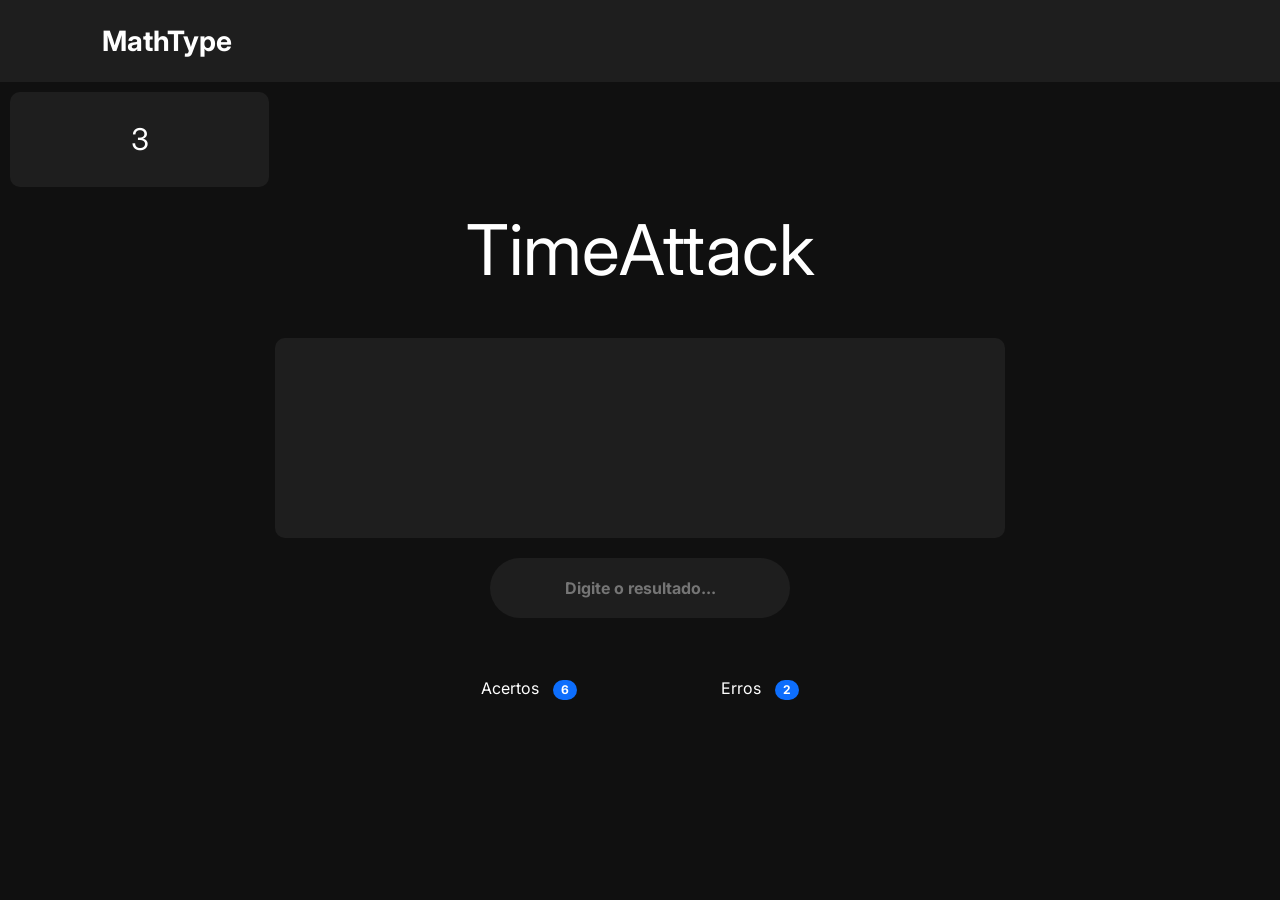
<file: index.html>
<!DOCTYPE html>
<html lang="pt-br">
  <head>
    <meta charset="UTF-8" />
    <meta name="viewport" content="width=device-width, initial-scale=1.0" />
    <title>Document</title>
    <link
      href="https://cdn.jsdelivr.net/npm/bootstrap@5.3.0/dist/css/bootstrap.min.css"
      rel="stylesheet" />
    <link rel="stylesheet" href="style.css" />
  </head>

  <body onload="timerInicial(3)"">
    <!-- aqui é a navbar -->
    <nav
      class="navbar navbar-expand-lg"
      style="background-color: #1e1e1e; width: 100%; padding: 0%">
      <div class="container-fluid" style="background-color: #1e1e1e">
        <p
          class="fw-bold fs-3"
          style="color: white; background-color: #1e1e1e; margin: 20px; margin-left: 90px">
          MathType
        </p>
      </div>
    </nav>

    <!-- aqui vai ser o timer -->
    <div class="timer"><span id="timer-js">3</span></div>
    <div class="cont">
      <p class="text">TimeAttack</p>
      <div class="pergunta">
        <span id="pergunta"></span>
      </div>

      <input
        onkeydown="keyPressCheck()"
        id="resposta"
        autofocus
        autocomplete="off"
        suggestions="off"
        type="number"
        class="text-center fw-bold pedroxd"
        placeholder="Digite o resultado..."
        style="background-color: #1e1e1e; height: 60px; width: 300px" />
      <ul class="list-group check">
        <li class="list-group-item lista" style="width: 200px">
          <label class="form-check-label txt" for="firstCheckbox">Acertos</label>
          <span id="acertos" class="badge bg-primary rounded-pill">6</span>
        </li>
        <br />
        <li class="list-group-item lista">
          <label class="form-check-label txt" for="secondCheckbox">Erros</label>
          <span id="erros" class="badge bg-primary rounded-pill">2</span>
        </li>
      </ul>
    </div>

    <!-- aqui vai ser onde vai ocorrer os calculos -->
    <script src="main.js"></script>
  </body>
</html>
</file>
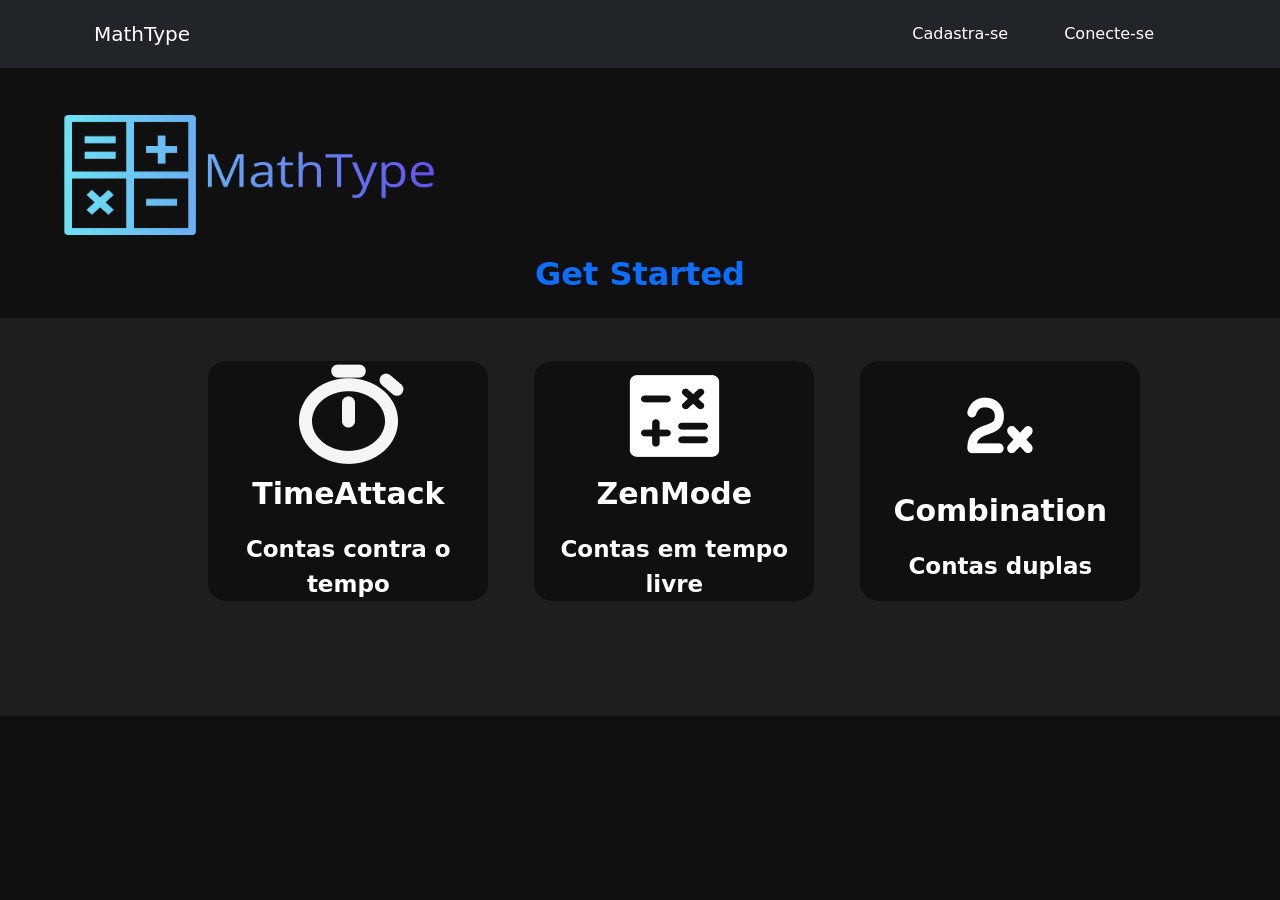
<file: views/home.html>
<!doctype html>
<html lang="en">
  <head>
    <meta charset="utf-8">
    <meta name="viewport" content="width=device-width, initial-scale=1">
    <title>Math Type</title>
    <link href="https://cdn.jsdelivr.net/npm/bootstrap@5.3.2/dist/css/bootstrap.min.css" rel="stylesheet" integrity="sha384-T3c6CoIi6uLrA9TneNEoa7RxnatzjcDSCmG1MXxSR1GAsXEV/Dwwykc2MPK8M2HN" crossorigin="anonymous">
    <link rel="stylesheet" href="../css/home.css">
  </head>
  <body>
    <nav class="navbar bg-dark navbar-expand-lg  fixed-top" data-bs-theme="dark">
      <div class="container">
        <a class="navbar-brand btn btn-outline-secondary" style="border: none;" href="./home.html">MathType</a>
        <button class="navbar-toggler" type="button" data-bs-toggle="offcanvas" data-bs-target="#offcanvasNavbar" aria-controls="offcanvasNavbar" aria-label="Toggle navigation">
          <span class="navbar-toggler-icon"></span>
        </button>
        <div class="offcanvas offcanvas-end" tabindex="-1" id="offcanvasNavbar" aria-labelledby="offcanvasNavbarLabel">
          <div class="offcanvas-header">
            <h5 class="offcanvas-title" id="offcanvasNavbarLabel" >Menu</h5>
            <button type="button" class="btn-close" data-bs-dismiss="offcanvas" aria-label="Close"></button>
          </div>
          <div class="sidebar offcanvas-body text-white border-botton">
            <ul class="navbar-nav  justify-content-end flex-grow-1 pe-3">
              <li class="nav-item mx-2 btn btn-outline-primary" style="border: none;">
                <a class="nav-link active" aria-current="page" href="../modos-de-jogos/Cadastro/cadastro.html">Cadastra-se</a>
              </li>
              <li class="nav-item mx-2 btn btn-outline-primary" style="border: none;">
              <a class="nav-link active" href="../modos-de-jogos/Login/login.html">Conecte-se</a>
            </li>
          </ul>
        </div>
      </div>
    </div>
  </nav>
    
      <div class="row">
          <div class="col" id="img-box">
              <img src="/assets/Frame.png" class="img-logo" alt="">
            </div>
        </div>
        <div class="row row-custom1">
            <div class="col d-flex justify-content-center">
                <a href="../modos-de-jogos/TimerAttack/timerattack.html" type="button" class="btn btn-outline-primary btn-custon" style="border: none;">Get Started</a>
            </div>
        </div>

    <div class="row row-custom2">
        <div class="col Custom-div Rounded col-md-3">
            <a class="type1 btn btn-outline-primary" href="../modos-de-jogos/TimerAttack/timerattack.html" class="custom-link" style="border: none;">
                <img src="/assets/ci_timer.png" class="img-01" alt="">
                <p class="custom-link">TimeAttack</p>
                <p class="text-mod">Contas contra o tempo</p>           
            </a>
        </div>
        <div class="col Custom-div Rounded col-md-3">
            <a class="type1 btn btn-outline-primary" href="../modos-de-jogos/ZenMode/zenmode.html" style="border: none;">
                <img src="/assets/ph_math-operations-fill.png" class="img-01" alt="">
                <p class="custom-link">ZenMode</p>
                <p class="text-mod">Contas em tempo livre</p>
            </a>
        </div>
        <div class="col Custom-div Rounded col-md-3">
            <a class="type1 btn btn-outline-primary" href="../modos-de-jogos/Combination/combination.html" style="border: none;">
                <img src="/assets/fluent_multiplier-2x-32-filled.png" class="img-02" alt="">
                <p class="custom-link">Combination</p>
                <p class="text-mod">Contas duplas</p>
            </a>
        </div>
    </div> 
    <script src="https://cdn.jsdelivr.net/npm/bootstrap@5.3.2/dist/js/bootstrap.bundle.min.js" integrity="sha384-C6RzsynM9kWDrMNeT87bh95OGNyZPhcTNXj1NW7RuBCsyN/o0jlpcV8Qyq46cDfL" crossorigin="anonymous"></script>
  </body>
</html>
</file>
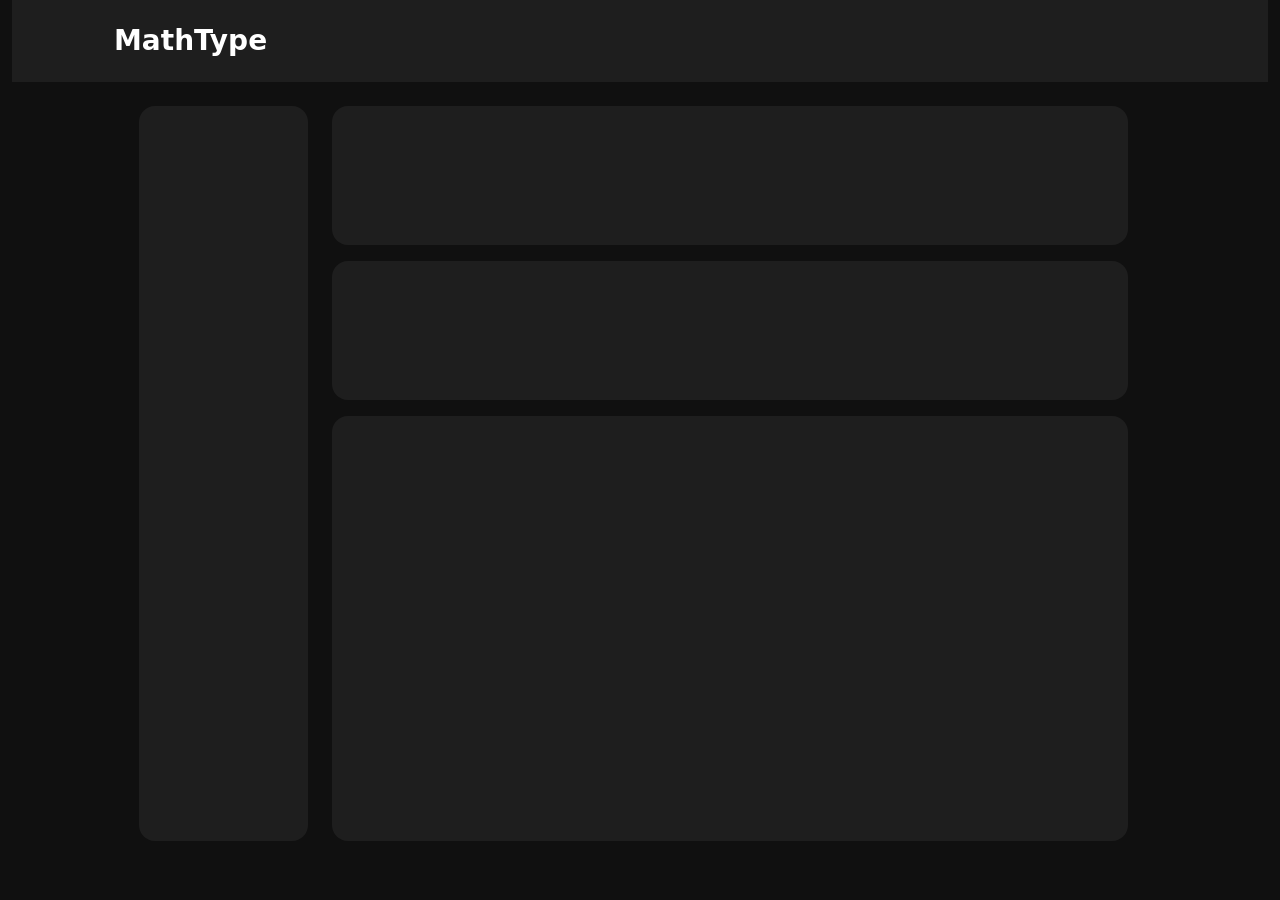
<file: views/score.html>
<!doctype html>
<html lang="en">
  <head>
    <meta charset="utf-8">
    <meta name="viewport" content="width=device-width, initial-scale=1">
    <title>Bootstrap demo</title>
    <link href="https://cdn.jsdelivr.net/npm/bootstrap@5.3.2/dist/css/bootstrap.min.css" rel="stylesheet" integrity="sha384-T3c6CoIi6uLrA9TneNEoa7RxnatzjcDSCmG1MXxSR1GAsXEV/Dwwykc2MPK8M2HN" crossorigin="anonymous">
    <link rel="stylesheet" href="/css/score.css">
  </head>
  <body>
    <div class="container-fluid">
      <nav class="navbar navbar-expand-lg w-100" style = "background-color: #1E1E1E; width: 100%; padding: 0%;">
        <div class = container-fluid style="background-color: #1E1E1E;">
          <p class = "fw-bold fs-3" style ="color: white; background-color: #1E1E1E; margin: 20px; margin-left: 90px;">MathType</p>
        </div>
      </nav>
       <div class="row mt-4">
        <div class="col-3 col-custom1">
          <div class="selec-info rounded-4"></div>
        </div>
        <div class="col-9 col-custom2">
          <div class="info-user rounded-4"></div>
          <div class="info-best-score rounded-4"></div>
          <div class="info-ranking rounded-4"></div>
        </div>
       </div>
    </div>
    <script src="https://cdn.jsdelivr.net/npm/bootstrap@5.3.2/dist/js/bootstrap.bundle.min.js" integrity="sha384-C6RzsynM9kWDrMNeT87bh95OGNyZPhcTNXj1NW7RuBCsyN/o0jlpcV8Qyq46cDfL" crossorigin="anonymous"></script>
  </body>
</html>
</file>
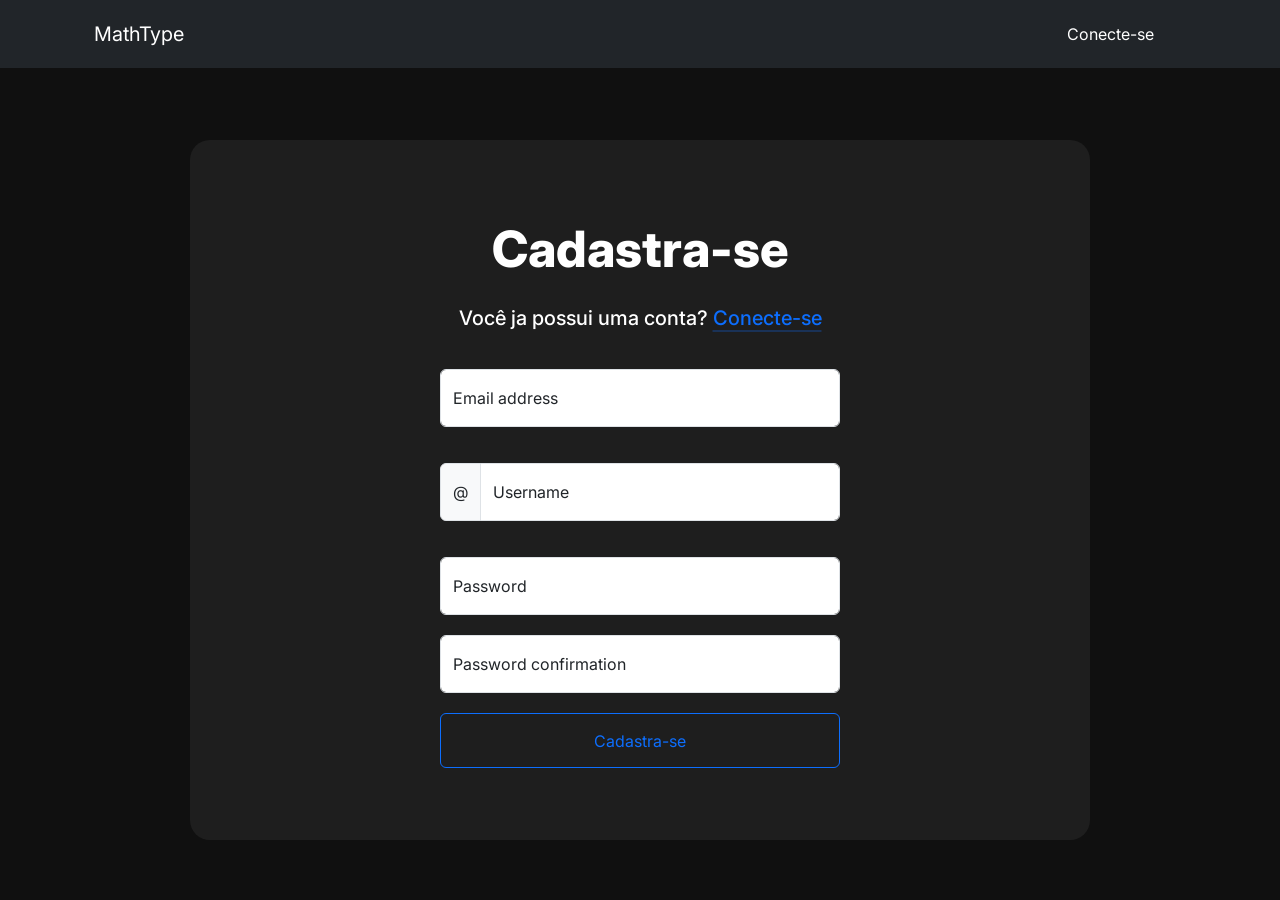
<file: modos-de-jogos/Cadastro/cadastro.html>
<!DOCTYPE html>
<html lang="pt-br">
<head>
  <meta charset="UTF-8">
  <meta name="viewport" content="width=device-width, initial-scale=1.0">
  
  <link href="https://cdn.jsdelivr.net/npm/bootstrap@5.3.2/dist/css/bootstrap.min.css" rel="stylesheet" integrity="sha384-T3c6CoIi6uLrA9TneNEoa7RxnatzjcDSCmG1MXxSR1GAsXEV/Dwwykc2MPK8M2HN" crossorigin="anonymous">
  <link rel="stylesheet" href="./cadastro.css">

  <title>Document</title>
</head>
<body>

  <div class="container1">
    <nav class="navbar bg-dark navbar-expand-lg  fixed-top" id="nav" data-bs-theme="dark">
      <div class="container">
        <a class="navbar-brand btn btn-outline-secondary" style="border: none;" href="/views/home.html">MathType</a>
        <button class="navbar-toggler" type="button" data-bs-toggle="offcanvas" data-bs-target="#offcanvasNavbar" aria-controls="offcanvasNavbar" aria-label="Toggle navigation">
          <span class="navbar-toggler-icon"></span>
        </button>
        <div class="offcanvas offcanvas-end" tabindex="-1" id="offcanvasNavbar" aria-labelledby="offcanvasNavbarLabel">
          <div class="offcanvas-header">
            <h5 class="offcanvas-title" id="offcanvasNavbarLabel" >Menu</h5>
            <button type="button" class="btn-close" data-bs-dismiss="offcanvas" aria-label="Close"></button>
          </div>
          <div class="sidebar offcanvas-body text-white border-botton">
            <ul class="navbar-nav  justify-content-end flex-grow-1 pe-3">
              <li class="nav-item mx-2 btn btn-outline-primary" style="border: none;">
              <a class="nav-link active" href="../Login/login.html">Conecte-se</a>
            </li>
          </ul>
        </div>
      </div>
    </div>
  </nav>

  <div class="box">
    <div class="text">
      <p class="text1">Cadastra-se</p>
      <p class="text2">Você ja possui uma conta? <a class="link-primary link-offset-2 link-underline-opacity-25 link-underline-opacity-100-hover" href="../Login/login.html" >Conecte-se</a></p>
    </div>
  
    <div class="formulario">
      <div class="form-floating mb-3" id="">
        <input type="email" class="form-control" id="floatingInput" placeholder="name@example.com" style="width: 400px;">
        <label for="floatingInput">Email address</label>
      </div>
      <div class="input-group mb-3">
        <span class="input-group-text">@</span>
        <div class="form-floating">
          <input type="text" class="form-control" id="floatingInputGroup1" placeholder="Username">
          <label for="floatingInputGroup1">Username</label>
        </div>
      </div>
      <div class="form-floating">
        <input type="password" class="form-control" id="floatingPassword" placeholder="Password"  style="width: 400px;">
        <label for="floatingPassword">Password</label>
      </div>
      <div class="form-floating">
        <input type="password" class="form-control" id="floatingPassword" placeholder="Password"  style="width: 400px;">
        <label for="floatingPassword">Password confirmation</label>
      </div>
      <button type="submit" class="btn btn-outline-primary" style="width: 400px; height: 55px;">Cadastra-se</button>
    </div>
  </div>
  </div>


  <script src="https://cdn.jsdelivr.net/npm/bootstrap@5.3.2/dist/js/bootstrap.bundle.min.js" integrity="sha384-C6RzsynM9kWDrMNeT87bh95OGNyZPhcTNXj1NW7RuBCsyN/o0jlpcV8Qyq46cDfL" crossorigin="anonymous"></script>
</body>
</html>
</file>
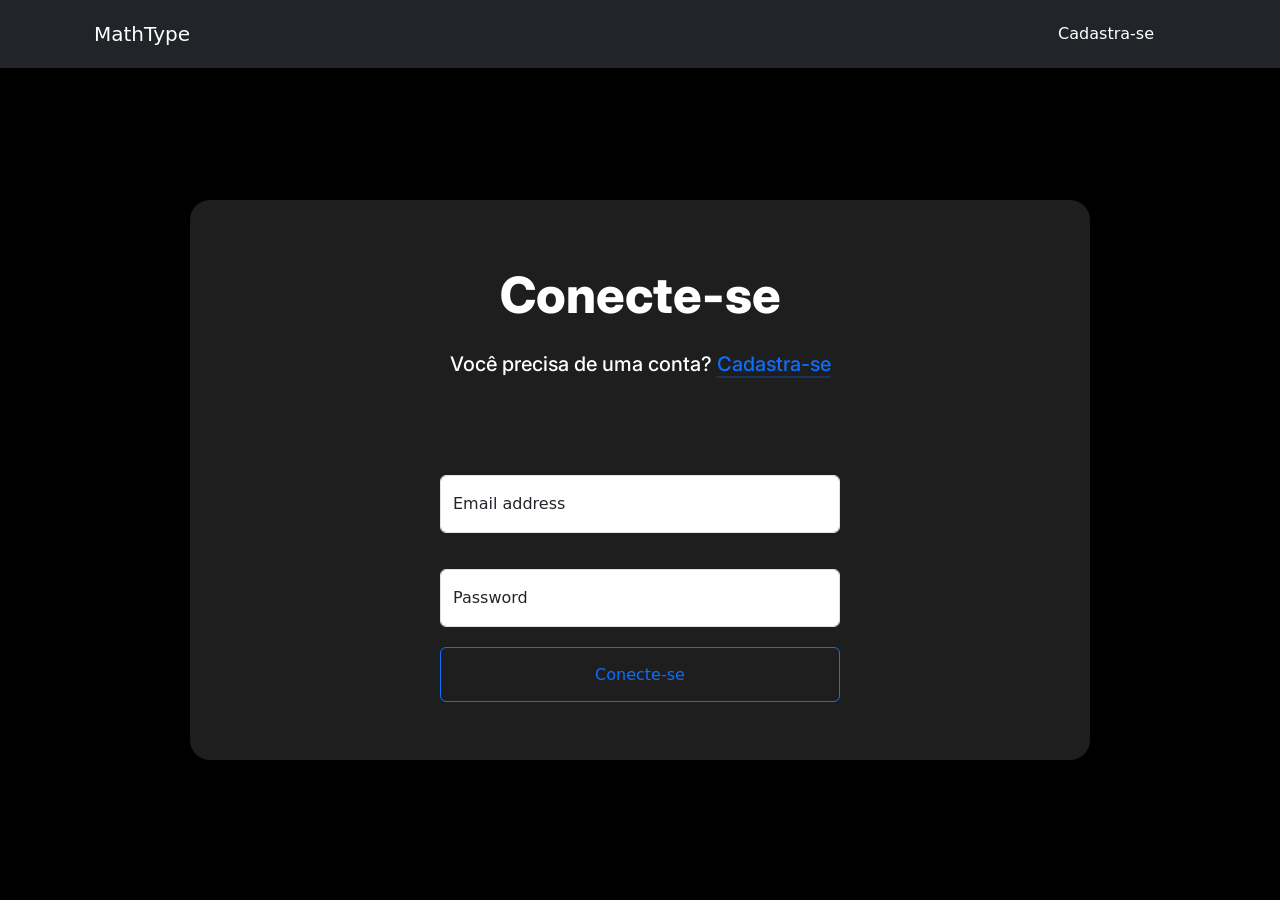
<file: modos-de-jogos/Login/login.html>
<!DOCTYPE html>
<html lang="en">

<head>
  <meta charset="UTF-8">
  <meta name="viewport" content="width=device-width, initial-scale=1.0">
  <title>Document</title>
  <link href="https://cdn.jsdelivr.net/npm/bootstrap@5.3.0/dist/css/bootstrap.min.css" rel="stylesheet">
  <link rel="stylesheet" href="./login.css">
</head>

<body>
  <nav class="navbar bg-dark navbar-expand-lg  fixed-top" data-bs-theme="dark">
    <div class="container">
      <a class="navbar-brand btn btn-outline-secondary" style="border: none;" href="/views/home.html">MathType</a>
      <button class="navbar-toggler" type="button" data-bs-toggle="offcanvas" data-bs-target="#offcanvasNavbar" aria-controls="offcanvasNavbar" aria-label="Toggle navigation">
        <span class="navbar-toggler-icon"></span>
      </button>
      <div class="offcanvas offcanvas-end" tabindex="-1" id="offcanvasNavbar" aria-labelledby="offcanvasNavbarLabel">
        <div class="offcanvas-header">
          <h5 class="offcanvas-title" id="offcanvasNavbarLabel" >Menu</h5>
          <button type="button" class="btn-close" data-bs-dismiss="offcanvas" aria-label="Close"></button>
        </div>
        <div class="offcanvas-body text-white border-botton">
          <ul class="navbar-nav  justify-content-end flex-grow-1 pe-3">
            <li class="nav-item mx-2 btn btn-outline-primary" style="border: none;">
              <a class="nav-link active" aria-current="page" href="../Cadastro/cadastro.html">Cadastra-se</a>
            </li>
        </ul>
      </div>
    </div>
  </div>
</nav>

<div class="box">
  <div class="text">
    <p class="text1">Conecte-se</p>
    <p class="text2">Você precisa de uma conta? <a class="link-primary link-offset-2 link-underline-opacity-25 link-underline-opacity-100-hover" href="../Cadastro/cadastro.html" >Cadastra-se
</a></p>
  </div>

  <div class="formulario">
    <div class="form-floating mb-3" id="">
      <input type="email" class="form-control" id="floatingInput" placeholder="name@example.com" style="width: 400px;">
      <label for="floatingInput">Email address</label>
    </div>
    <div class="form-floating">
      <input type="password" class="form-control" id="floatingPassword" placeholder="Password" style="width: 400px;">
      <label for="floatingPassword">Password</label>
    </div>
    <button type="submit" class="btn btn-outline-primary" style="width: 400px; height: 55px;">Conecte-se</button>
  </div>
  
</div>

<script src="https://cdn.jsdelivr.net/npm/bootstrap@5.3.2/dist/js/bootstrap.bundle.min.js" integrity="sha384-C6RzsynM9kWDrMNeT87bh95OGNyZPhcTNXj1NW7RuBCsyN/o0jlpcV8Qyq46cDfL" crossorigin="anonymous"></script>
</body>

</html>
</file>
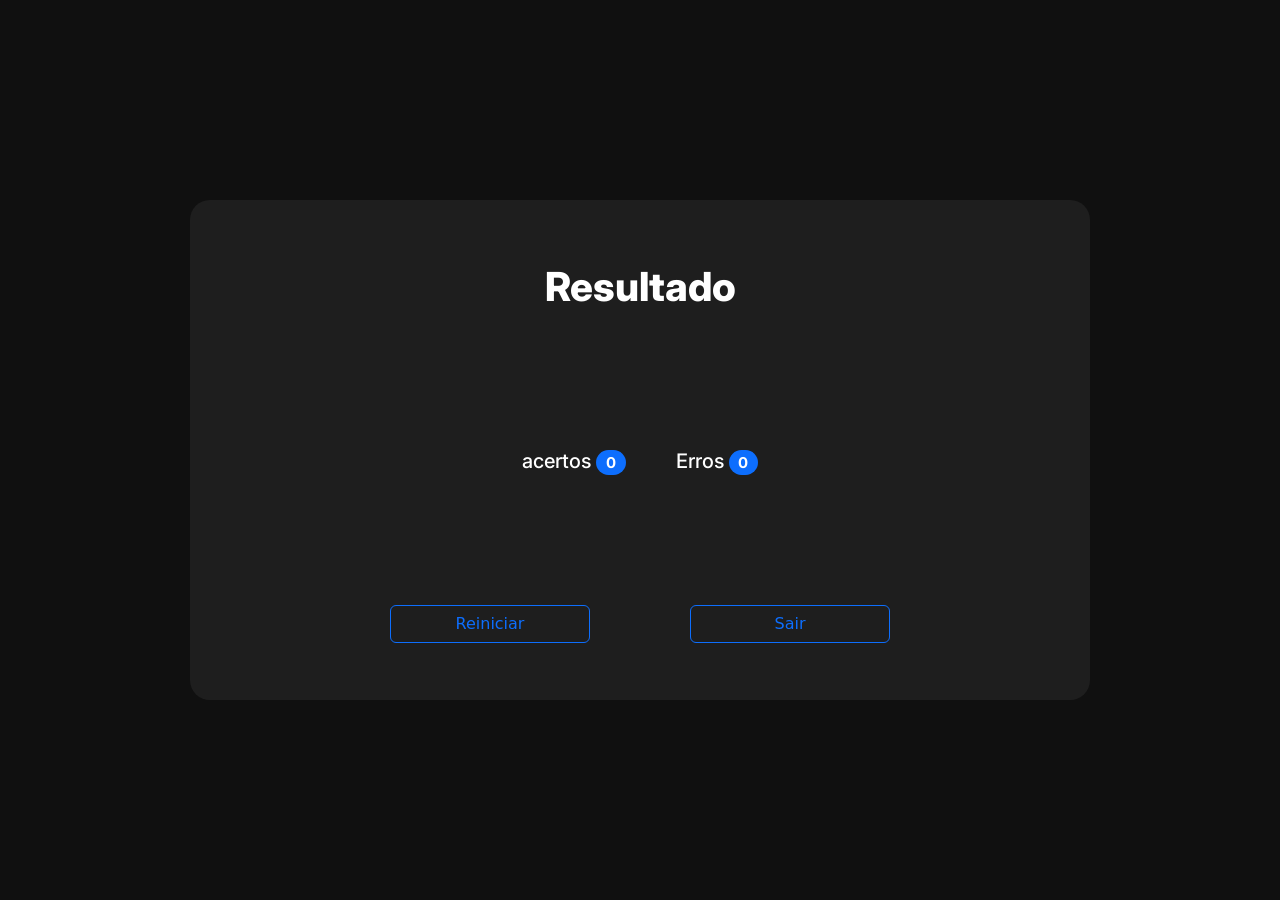
<file: modos-de-jogos/Combination/resultado/resutado.html>
<!DOCTYPE html>
<html lang="pt-br">

<head>
  <meta charset="UTF-8">
  <meta name="viewport" content="width=device-width, initial-scale=1.0">

  <link rel="stylesheet" href="./resultado.css">
  <link href="https://cdn.jsdelivr.net/npm/bootstrap@5.3.2/dist/css/bootstrap.min.css" rel="stylesheet" integrity="sha384-T3c6CoIi6uLrA9TneNEoa7RxnatzjcDSCmG1MXxSR1GAsXEV/Dwwykc2MPK8M2HN" crossorigin="anonymous">


  <title>Document</title>
</head>

<body>
  <div class="container1">

    <div class="box">

      <div class="text-content">
        <p class="text">Resultado</p>
      </div>

        <div class="txt-content">
          <p class="txt1">acertos  <span class="badge bg-primary rounded-pill">0</span></p>
          <p class="txt1">Erros  <span class="badge bg-primary rounded-pill">0</span></p>
        </div>


        <div class="btn-content">
          <a href="/modos-de-jogos/TimerAttack/timerattack.html" class="btn btn-outline-primary" id="btn2" style="width: 200px;">Reiniciar<a>
          <a href="/views/home.html" class="btn btn-outline-primary" id="btn3" style="width: 200px;">Sair</a>
    
    </div>


  </div>


  <script src="https://cdn.jsdelivr.net/npm/bootstrap@5.3.2/dist/js/bootstrap.bundle.min.js" integrity="sha384-C6RzsynM9kWDrMNeT87bh95OGNyZPhcTNXj1NW7RuBCsyN/o0jlpcV8Qyq46cDfL" crossorigin="anonymous"></script>
</body>

</html>
</file>
<file: style.css>
@import url("https://fonts.googleapis.com/css2?family=Inter:wght@800&family=Laila&display=swap");

* {
  font-family: "Inter", sans-serif;
}
body {
  background-color: #101010;
}

.cont {
  display: flex;
  flex-direction: column;
  justify-content: center;
  align-items: center;

  gap: 20px;
}

.timer {
  display: flex;
  flex-direction: column;
  border-radius: 10px;
  background: #1e1e1e;
  color: white;
  text-align: center;
  font-size: 30px;

  width: 259px;
  height: 95px;
  margin: 10px;
}
#timer-js {
  margin: auto;
}

.text {
  color: #fff;
  font-size: 70px;
  font-family: "Inter", sans-serif;
}

.pergunta {
  display: flex;
  justify-content: center;
  align-items: center;
  border-radius: 10px;
  background: #1e1e1e;
  font-size: 50px;

  color: #fff;

  width: 730px;
  height: 200px;
  font-family: "Inter", sans-serif;
}

.pedroxd {
  border: none;
  outline: none;
  border-radius: 30px;
  color: white;
}

.check {
  display: flex;
  flex-direction: row;
  justify-content: center;
  padding: 30px;
  gap: 20px;
}

.txt {
  margin-right: 10px;
}

.lista {
  border: none;

  color: #fff;
  background: none;
}

input::-webkit-outer-spin-button,
input::-webkit-inner-spin-button {
  -webkit-appearance: none;
  margin: 0;
}
#acertosfinal {
  font-size: 30px;

  margin-top: 100px;
}
#errosfinal {
  font-size: 30px;
  margin-top: 100px;
}

.btns {
  text-align: center;
}
</file>
<file: css/home.css>
body {
    background-color: #101010; 
    margin: 0%;
    
}

.xd {
    margin-top: 50px;
}

.img-logo {
    width: 370px;
    height: 120px;
    margin-left: 5%;
    margin-top: 9%;
}

.btn-custon {
    padding: 0.5rem 5rem;
    margin-top: 0.5%;
    background-color: 4200FF;
    color: 4200FF;
    font-size: 32px;
    font-weight: 800;
}

.row-custom1 {
    padding-bottom: 1%;
}

.row-custom2 {
    background-color: #1E1E1E;
    padding-bottom: 9%;
    display: flex;
    justify-content: center;
    align-items: center;
}

.type1 {
    display: flex;
    flex-direction: column;
    justify-content: center;
    align-items: center;
    border-radius: 7%;
    margin-top: 14%;
    margin-left: 15%;
    background-color: #101010;
    width: 280px;
    height: 240px;
}


.img-01 {
    margin-top: 7%;
}

.img-02 {
    margin-top: 1%;
}

.text-mod {
    font-size: 23px;
    font-weight: 600;
    color: white;   
}

.custom-link {
    font-size: 30px;
    font-weight: bold;
    color: white;
  }

  @media (max-width: 776px) {
    .img-logo {
        display: none;
    }

   .row-custom1 {
    padding: 50px;
    margin-top: 50px;
}
}
</file>
<file: css/score.css>
body {
    background-color: #101010;
    display: flex;
}


.col-custom1 {
  background-color:#101010;
  height: 86vh;
  display: flex;
}

.selec-info {
  width: 60%;
  height: 95%;
  background-color: #1E1E1E;
  margin-left: 43%;
}

.col-custom2 {
  background-color: #101010;
  height: 86vh;
  display: flex;
  flex-direction: column;
  gap: 2%;
}

.info-user {
  width: 85%;
  height: 18%;
  background-color: #1E1E1E;
}

.info-best-score {
  width: 85%;
  height: 18%;
  background-color: #1E1E1E;
}

.info-ranking {
  width: 85%;
  height: 55%;
  background-color: #1E1E1E;
}
</file>
<file: modos-de-jogos/Cadastro/cadastro.css>
@import url('https://fonts.googleapis.com/css2?family=Inter:wght@500;800&display=swap');


html, body {
  margin: 0;
  padding: 0;
  height: 100%;
  background: #101010;
  font-family: 'Inter', sans-serif;
}

.container1  {
  display: flex;
  flex-direction: column;
  justify-content: center;
  align-items: center;
  
  height: 100%;
}


.box {
  display: flex;
  flex-direction: column;
  justify-content: center;
  align-items: center;
  background: #1E1E1E;
  width: 900px;
  height: 700px;
  border-radius: 20px;

  gap: 20px;
margin-top: 80px;
}

.formulario {
  display: flex;
  flex-direction: column;
  justify-content: center;
  align-items: center;


  gap: 20px;
}

.text {
  color: #fff;
  display: flex;
  flex-direction: column;
  justify-content: center;
  align-items: center;

  font-family: 'Inter', sans-serif;
}

.text1 {
  font-size: 50px;
  font-weight: 800;
}

.text2 {
  font-size: 20px;
  font-weight: 500;
}
</file>
<file: modos-de-jogos/Login/login.css>
@import url('https://fonts.googleapis.com/css2?family=Inter:wght@500;800&display=swap');

#img {
    display: flex;
    justify-content: center;
    margin-top: 100px;
}


.formulario {
    display: flex;
    flex-direction: column;
    justify-content: center;
    align-items: center;


    gap: 20px;
}


html, body {
    display: flex;
    justify-content: center;
    align-items: center;
    background-color: black;
    margin: 0;
    height: 100%;
    overflow: hidden;
}


.box {
    display: flex;
    flex-direction: column;
    justify-content: center;
    align-items: center;
    background: #1E1E1E;
    width: 900px;
    height: 560px;

    gap: 80px;
    margin-top: 60px;
    border-radius: 20px;
}

.text {
    color: #fff;
    display: flex;
    flex-direction: column;
    justify-content: center;
    align-items: center;

    font-family: 'Inter', sans-serif;
}

.text1 {
    font-size: 50px;
    font-weight: 800;
}

.text2 {
    font-size: 20px;
    font-weight: 500;
}
</file>
<file: modos-de-jogos/Combination/resultado/resultado.css>
@import url("https://fonts.googleapis.com/css2?family=Inter:wght@800&family=Laila&display=swap");

html,
body {
  margin: 0;
  padding: 0;
  height: 100%;
  background-color: #101010;
  font-family: 'Inter', sans-serif;
}

.container1 {
  display: flex;
  flex-direction: row;
justify-content: center;
align-items: center;
height: 100%;
  background: #101010;
}

.box {
  display: flex;
  flex-direction: column;
  justify-content: space-around;
  align-items: center;
  background: #1E1E1E;
  width: 900px;
  height: 500px;
  border-radius: 20px;
}

.text  {
  font-weight: 800;
  font-family: 'Inter', sans-serif;
  color: #fff;
  font-size: 40px;
}

.txt-content {
  display: flex;
  flex-direction: row;
  align-items: center;

  gap: 50px;
}

.txt1 {
  color: #fff;
  font-size: 20px;
  font-weight: 500;
  font-family: 'Inter', sans-serif;
}

.btn-content {
  display: flex;
  flex-direction: row;
  justify-content: center;
  gap: 50px;
}
</file>
